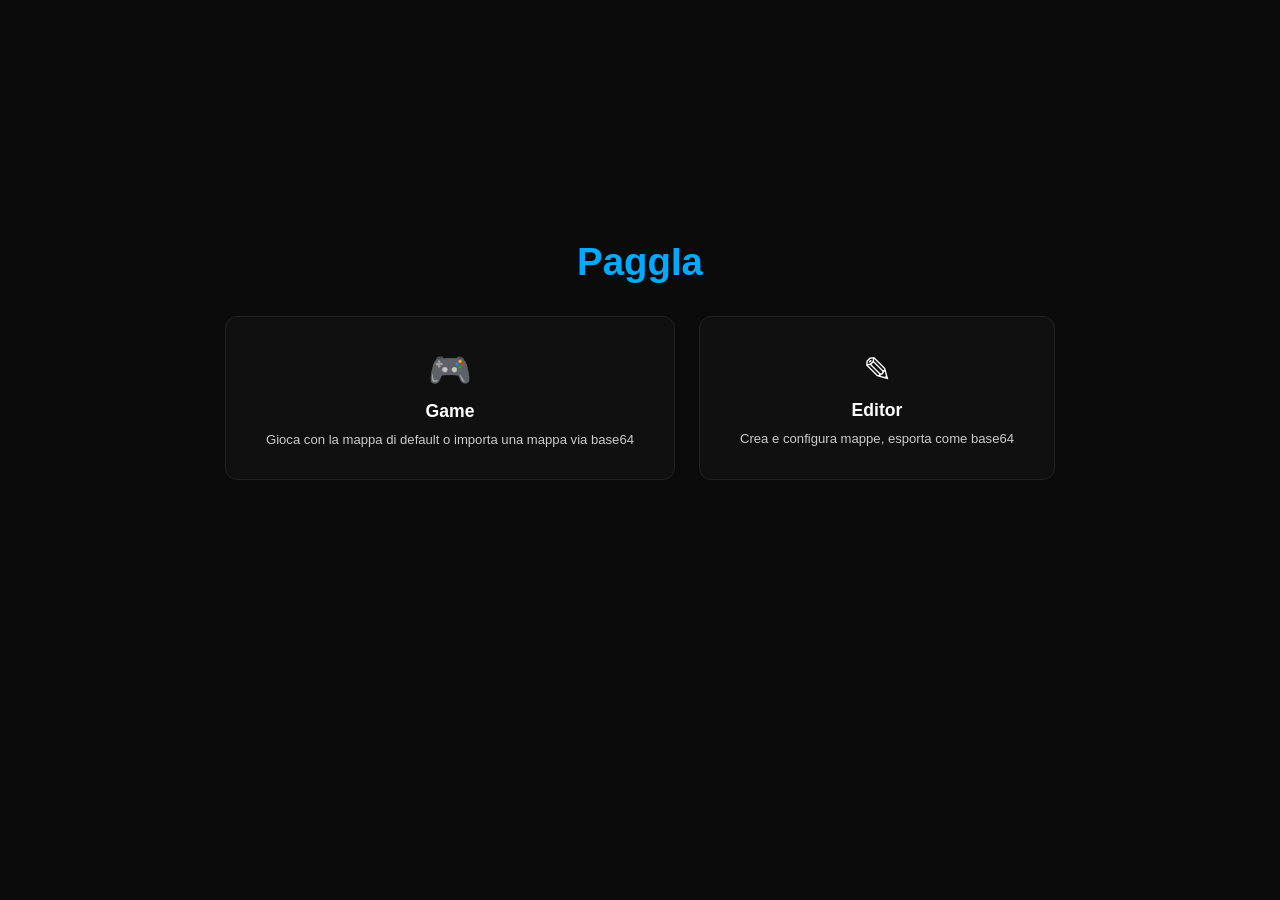
<file: index.html>
<!--
  index.html — Landing page di PaggIa.

  Mostra due card link: Game e Editor.
  Non contiene logica JS, solo navigazione.

  STRUTTURA:
    .landing                → container centrato verticalmente
      h1                    → titolo "PaggIa"
      .landing-cards        → flex row con card
        .landing-card (×2)  → link a game.html e editor.html
          .icon             → emoji
          .label            → nome pagina
          .desc             → descrizione breve

  CSS: styles.css (base) + inline <style> per layout landing
-->
<!doctype html>
<html lang="it">
<head>
  <meta charset="utf-8" />
  <title>PaggIa</title>
  <meta name="viewport" content="width=device-width,initial-scale=1" />
  <link rel="stylesheet" href="./styles.css">
  <style>
    /* Layout landing page — centrato verticalmente */
    .landing {
      display: flex;
      flex-direction: column;
      align-items: center;
      justify-content: center;
      min-height: 80vh;
      gap: 32px;
    }
    .landing h1 {
      font-size: 2.4rem;
      color: var(--accent);
      margin: 0;
    }
    /* Card container — flex row, wrap su mobile */
    .landing-cards {
      display: flex;
      gap: 24px;
      flex-wrap: wrap;
      justify-content: center;
    }
    /* Singola card — link a Game o Editor */
    .landing-card {
      display: flex;
      flex-direction: column;
      align-items: center;
      gap: 10px;
      padding: 32px 40px;
      border-radius: 12px;
      border: 1px solid var(--panel-border);
      background: rgba(255,255,255,0.02);
      text-decoration: none;
      color: #fff;
      transition: border-color 0.2s, background 0.2s;
      min-width: 180px;
    }
    .landing-card:hover {
      border-color: var(--accent);
      background: rgba(0,170,255,0.06);
    }
    .landing-card .icon { font-size: 2.2rem; }
    .landing-card .label { font-size: 1.1rem; font-weight: 600; }
    .landing-card .desc { font-size: 0.82rem; color: var(--muted); text-align: center; }
  </style>
</head>
<body>
  <div class="landing">
    <h1>PaggIa</h1>
    <div class="landing-cards">
      <!-- Card Game -->
      <a class="landing-card" href="./game.html">
        <span class="icon">&#127918;</span>
        <span class="label">Game</span>
        <span class="desc">Gioca con la mappa di default o importa una mappa via base64</span>
      </a>
      <!-- Card Editor -->
      <a class="landing-card" href="./editor.html">
        <span class="icon">&#9998;</span>
        <span class="label">Editor</span>
        <span class="desc">Crea e configura mappe, esporta come base64</span>
      </a>
    </div>
  </div>
</body>
</html>
</file>
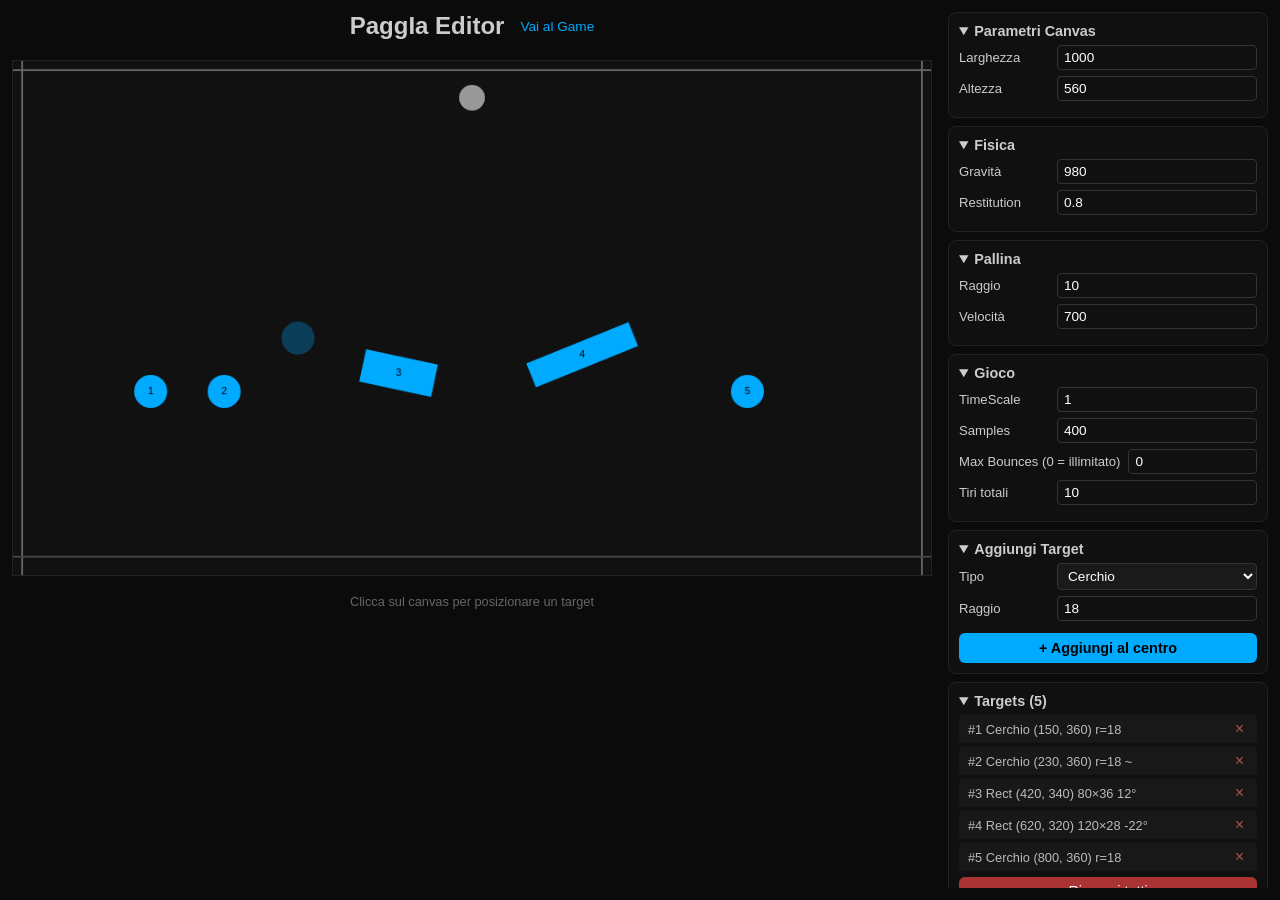
<file: editor.html>
<!--
  editor.html — Editor visuale per mappe PaggIa.

  Layout a due colonne: canvas a sinistra, sidebar con pannelli a destra.
  Permette di inserire target (cerchio/rettangolo), configurare parametri,
  editare traiettorie Bezier visualmente, e esportare come base64.

  STRUTTURA:
    .editor-layout             → flex row (canvas | sidebar)
      .editor-canvas-area      → canvas + header + hint
        #editorCanvas          → canvas interattivo (click=piazza, drag=muovi)
      .editor-sidebar          → pannelli collapsabili (<details>)
        Parametri Canvas       → larghezza, altezza
        Fisica                 → gravità, restitution
        Pallina                → raggio, velocità
        Gioco                  → timeScale, samples, maxBounces, tiri
        Aggiungi Target        → tipo (cerchio/rect) + parametri forma
        Movimento Target #N    → abilita, durata, ease, teleport, closedPath, segmenti Bezier
        Targets (N)            → lista target con selezione e delete
        Base64 Output          → textarea readonly + copia/importa

  PANNELLO MOTION (visibile solo con target selezionato):
    #motionEnabled    → checkbox abilita/disabilita moto
    #motionFields     → contenitore campi (nascosto se disabilitato)
      #motionDuration → durata traversata (secondi)
      #motionEaseIn   → frazione accelerazione (0-0.5)
      #motionEaseOut  → frazione decelerazione (0-0.5)
      #motionTeleport → checkbox teletrasporto vs ping-pong
      #motionClosedPath → checkbox chiudi percorso (end ultimo seg = punto iniziale)
      #motionSegmentsList → container segmenti Bezier (generati da JS)
      #addSegmentBtn  → bottone aggiungi segmento

  CSS: styles.css (base) + styles_game.css (variabili) + styles_editor.css (layout editor)
  JS:  editor.js (ES module)
-->
<!doctype html>
<html lang="it">
<head>
  <meta charset="utf-8" />
  <title>PaggIa – Editor</title>
  <meta name="viewport" content="width=device-width,initial-scale=1" />
  <link rel="stylesheet" href="./styles.css">
  <link rel="stylesheet" href="./styles_game.css">
  <link rel="stylesheet" href="./styles_editor.css">
</head>
<body>
  <div class="editor-layout">

    <!-- Colonna sinistra: canvas preview interattivo -->
    <div class="editor-canvas-area">
      <div class="editor-header">
        <h2>PaggIa Editor</h2>
        <a href="./game.html">Vai al Game</a>
      </div>
      <canvas id="editorCanvas"></canvas>
      <div class="canvas-hint">Clicca sul canvas per posizionare un target</div>
    </div>

    <!-- Colonna destra: sidebar con pannelli di configurazione -->
    <div class="editor-sidebar">

      <!-- Parametri dimensione canvas -->
      <details class="editor-section" open>
        <summary>Parametri Canvas</summary>
        <div class="field-row">
          <label>Larghezza</label><input id="canvasW" type="number" value="1000" min="400" max="1600">
        </div>
        <div class="field-row">
          <label>Altezza</label><input id="canvasH" type="number" value="560" min="300" max="1000">
        </div>
      </details>

      <!-- Parametri fisici -->
      <details class="editor-section" open>
        <summary>Fisica</summary>
        <div class="field-row">
          <label>Gravità</label><input id="gravity" type="number" value="980">
        </div>
        <div class="field-row">
          <label>Restitution</label><input id="restitution" type="number" step="0.01" value="0.8">
        </div>
      </details>

      <!-- Parametri pallina -->
      <details class="editor-section" open>
        <summary>Pallina</summary>
        <div class="field-row">
          <label>Raggio</label><input id="ballRadius" type="number" value="10">
        </div>
        <div class="field-row">
          <label>Velocità</label><input id="defaultSpeed" type="number" value="700">
        </div>
      </details>

      <!-- Parametri di gioco -->
      <details class="editor-section" open>
        <summary>Gioco</summary>
        <div class="field-row">
          <label>TimeScale</label><input id="timeScale" type="number" step="0.1" value="1">
        </div>
        <div class="field-row">
          <label>Samples</label><input id="samples" type="number" value="400">
        </div>
        <div class="field-row">
          <label>Max Bounces (0 = illimitato)</label><input id="maxBounces" type="number" min="0" value="0">
        </div>
        <div class="field-row">
          <label>Tiri totali</label><input id="shotsTotal" type="number" min="1" value="10">
        </div>
      </details>

      <!-- Aggiungi target: selezione tipo + parametri forma -->
      <details class="editor-section" open>
        <summary>Aggiungi Target</summary>
        <div class="field-row">
          <label>Tipo</label>
          <select id="newTargetShape">
            <option value="circle">Cerchio</option>
            <option value="rect">Rettangolo</option>
          </select>
        </div>
        <!-- Campi cerchio (default visibile) -->
        <div id="circleFields">
          <div class="field-row">
            <label>Raggio</label><input id="newCircleR" type="number" value="18" min="5">
          </div>
        </div>
        <!-- Campi rettangolo (nascosti di default, toggle da JS) -->
        <div id="rectFields" style="display:none">
          <div class="field-row">
            <label>Larghezza</label><input id="newRectW" type="number" value="80" min="10">
          </div>
          <div class="field-row">
            <label>Altezza</label><input id="newRectH" type="number" value="36" min="10">
          </div>
          <div class="field-row">
            <label>Angolo (°)</label><input id="newRectAngle" type="number" value="0">
          </div>
        </div>
        <button id="addTargetBtn" class="btn-primary">+ Aggiungi al centro</button>
      </details>

      <!--
        Pannello Movimento: visibile solo quando un target è selezionato.
        Nascosto/mostrato da editor.js (showMotionPanel).
        Contiene: abilita, durata, easing, teleport, closedPath, lista segmenti Bezier.
      -->
      <details class="editor-section" id="motionSection" style="display:none" open>
        <summary>Movimento Target #<span id="motionTargetIdx">-</span></summary>
        <div class="field-row">
          <label>Abilita moto</label>
          <input id="motionEnabled" type="checkbox">
        </div>
        <!-- Campi motion (nascosti se moto disabilitato) -->
        <div id="motionFields" style="display:none">
          <div class="field-row">
            <label>Durata (s)</label><input id="motionDuration" type="number" step="0.1" min="0.1" value="2.0">
          </div>
          <div class="field-row">
            <label>Ease In</label><input id="motionEaseIn" type="number" step="0.05" min="0" max="0.5" value="0.25">
          </div>
          <div class="field-row">
            <label>Ease Out</label><input id="motionEaseOut" type="number" step="0.05" min="0" max="0.5" value="0.25">
          </div>
          <div class="field-row">
            <label>Teleport</label>
            <input id="motionTeleport" type="checkbox">
          </div>
          <!-- Chiudi percorso: forza end ultimo segmento = posizione iniziale target -->
          <div class="field-row">
            <label>Chiudi percorso</label>
            <input id="motionClosedPath" type="checkbox">
          </div>
          <div class="small" style="margin:8px 0 4px">Segmenti Bezier</div>
          <!-- Container segmenti: popolato dinamicamente da editor.js (renderMotionSegments) -->
          <div id="motionSegmentsList"></div>
          <button id="addSegmentBtn" class="btn-primary">+ Aggiungi segmento</button>
        </div>
      </details>

      <!-- Lista target: click=seleziona, ×=elimina, ~ indica motion attivo -->
      <details class="editor-section" open>
        <summary>Targets (<span id="targetCount">0</span>)</summary>
        <div id="targetList" class="target-list"></div>
        <button id="clearAllTargets" class="btn-danger">Rimuovi tutti</button>
      </details>

      <!-- Base64 output: textarea readonly aggiornata in tempo reale -->
      <details class="editor-section" open>
        <summary>Base64 Output</summary>
        <textarea id="base64Output" readonly rows="4"></textarea>
        <div class="field-row" style="gap:6px">
          <button id="copyBase64Btn" class="btn-primary">Copia</button>
          <button id="importBase64Btn">Importa base64</button>
        </div>
      </details>

    </div>
  </div>

  <script type="module">
    import './editor.js';
  </script>
</body>
</html>
</file>
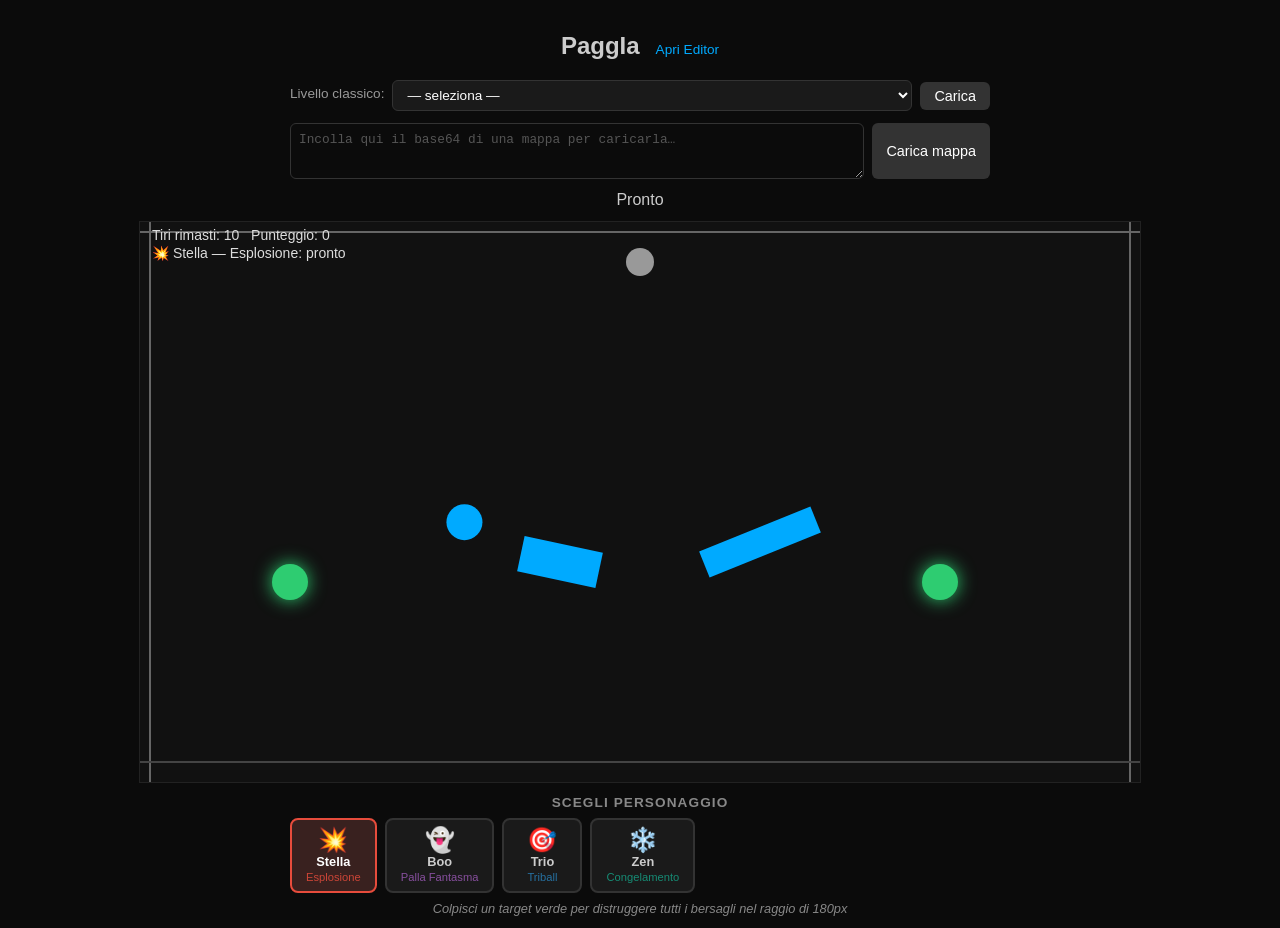
<file: game.html>
<!--
  game.html — Pagina di gioco PaggIa.

  Carica la mappa da map.json (default) e permette import via base64.
  Il giocatore sceglie un personaggio, poi punta e spara palline cliccando sul canvas.
  Colpire un target speciale (verde) attiva il superpotere del personaggio.

  STRUTTURA:
    .wrap                  → container centrato
      .game-header         → titolo + link editor
      .level-section       → select livello classico (default_levels/) + bottone "Carica"
      .import-section      → textarea base64 + bottone "Carica mappa"
      #status              → barra di stato
      #gameCanvas          → canvas di gioco
      #characterPanel      → selettore personaggio + descrizione potere

  CSS: styles.css (base) + styles_game.css (variabili + character UI) + inline <style>
  JS:  game.js (ES module)
-->
<!doctype html>
<html lang="it">
<head>
  <meta charset="utf-8" />
  <title>PaggIa – Game</title>
  <meta name="viewport" content="width=device-width,initial-scale=1" />
  <link rel="stylesheet" href="./styles.css">
  <link rel="stylesheet" href="./styles_game.css">
  <style>
    .game-header {
      display: flex;
      align-items: center;
      justify-content: center;
      gap: 16px;
      margin-bottom: 8px;
    }
    .game-header a {
      color: var(--accent);
      text-decoration: none;
      font-size: 0.85rem;
    }
    .game-header a:hover { text-decoration: underline; }

    .import-section {
      max-width: 700px;
      margin: 0 auto 12px auto;
      display: flex;
      gap: 8px;
      align-items: stretch;
    }
    .import-section textarea {
      flex: 1;
      min-height: 38px;
      max-height: 80px;
      padding: 8px;
      border-radius: 6px;
      border: 1px solid #333;
      background: transparent;
      color: #fff;
      font-family: monospace;
      font-size: 0.8rem;
      resize: vertical;
    }
    .import-section textarea::placeholder { color: #555; }
    .import-section button {
      white-space: nowrap;
      padding: 8px 14px;
    }

    /* Selettore livello classico */
    .level-section {
      max-width: 700px;
      margin: 0 auto 12px auto;
      display: flex;
      gap: 8px;
      align-items: center;
      font-size: 0.85rem;
    }
    .level-section label { color: #999; }
    .level-section select {
      flex: 1;
      padding: 6px 10px;
      border-radius: 6px;
      border: 1px solid #333;
      background: #1a1a1a;
      color: #fff;
      font-size: 0.85rem;
    }
    .level-section button {
      white-space: nowrap;
      padding: 6px 14px;
    }
  </style>
</head>
<body>
  <div class="wrap">

    <div class="game-header">
      <h2>PaggIa</h2>
      <a href="./editor.html">Apri Editor</a>
    </div>

    <!-- Selettore livello classico (popolato da game.js da default_levels/index.json) -->
    <div class="level-section">
      <label for="levelSelect">Livello classico:</label>
      <select id="levelSelect">
        <option value="">— seleziona —</option>
      </select>
      <button id="loadLevelBtn">Carica</button>
    </div>

    <!-- Import base64 -->
    <div class="import-section">
      <textarea id="base64Input" placeholder="Incolla qui il base64 di una mappa per caricarla…"></textarea>
      <button id="loadBase64Btn">Carica mappa</button>
    </div>

    <!-- Status bar -->
    <div class="status" id="status">Pronto</div>

    <!-- Canvas di gioco -->
    <canvas id="gameCanvas"></canvas>

    <!-- Selettore personaggio (popolato da game.js) -->
    <div id="characterPanel">
      <h3>Scegli personaggio</h3>
      <div id="characterButtons"></div>
      <div id="characterDesc"></div>
    </div>

  </div>

  <script type="module">
    import './game.js';
  </script>
</body>
</html>
</file>
<file: styles.css>
/*
 * styles.css — Stili base condivisi da tutte le pagine (landing, game, editor).
 *
 * Definisce:
 *   - CSS custom properties (variabili colore, font)
 *   - Reset e stili globali (body, html)
 *   - .wrap (container centrato per game e landing)
 *   - Titoli h2
 *   - Canvas (background scuro, bordo, touch-action)
 *   - .controls / .control-group (non usati attualmente, legacy)
 *   - Input number/range, button, label (stili base form)
 *   - .small, .status (testo muted)
 *   - Responsive ≤720px
 *
 * USATO DA: index.html, game.html, editor.html
 */

/* --- Variabili globali --- */
:root{
  --ui-bg: #0b0b0b;         /* Background pagina */
  --panel-bg: #111;          /* Background canvas/pannelli */
  --panel-border: #222;      /* Bordo pannelli/canvas */
  --muted: #ccc;             /* Testo secondario */
  --accent: #0af;            /* Colore accent (azzurro) */
  --font-family: "Arial", "Helvetica", sans-serif;
}

/* --- Reset e globali --- */
html,body{
  height:100%;
  margin:0;
  background:var(--ui-bg);
  color:#fff;
  font-family:var(--font-family);
  -webkit-font-smoothing:antialiased;
  -moz-osx-font-smoothing:grayscale;
}

/* Container centrato (usato da game.html e landing) */
.wrap{
  max-width:1200px;
  margin:18px auto;
  text-align:center;
  padding:8px;
  box-sizing:border-box;
}

h2{
  margin:6px 0 12px 0;
  font-weight:600;
  color:var(--muted);
}

/* Canvas: sfondo scuro, centrato, no touch scroll */
canvas{
  background:var(--panel-bg);
  display:block;
  margin:12px auto;
  border:1px solid var(--panel-border);
  box-sizing:border-box;
  touch-action: none;
}

/* --- Controls (legacy, non usati attualmente) --- */
.controls{
  display:flex;
  gap:12px;
  justify-content:center;
  align-items:flex-end;
  margin-bottom:8px;
  flex-wrap:wrap;
}

.control-group{
  background:rgba(255,255,255,0.02);
  padding:8px 10px;
  border-radius:8px;
  border:1px solid var(--panel-border);
  min-width:160px;
}

.control-group .row{
  display:flex;
  gap:8px;
  align-items:center;
  justify-content:center;
}

/* --- Form elements base --- */
label{
  display:block;
  font-size:0.85rem;
  color:var(--muted);
  margin-bottom:4px;
}

input[type=number], input[type=range], button{
  font-family:var(--font-family);
  font-size:0.9rem;
}

input[type=number], input[type=range]{
  width:90px;
  padding:4px;
  border-radius:4px;
  border:1px solid #333;
  background:transparent;
  color:#fff;
}

button{
  padding:6px 10px;
  border-radius:6px;
  border:0;
  background:#333;
  color:#fff;
  cursor:pointer;
}

/* --- Utility classes --- */
.small{ font-size:0.9rem; color:var(--muted); }

.status{ color:var(--muted); margin-bottom:6px; }

/* --- Responsive --- */
@media (max-width:720px){
  .controls{ flex-direction:column; align-items:center; }
  .control-group{ width:92%; max-width:420px; }
}
</file>
<file: styles_game.css>
/*
 * styles_game.css — Variabili CSS per il rendering del gioco.
 *
 * Queste custom properties sono lette da game.js (getGameStyleVars)
 * per configurare i colori del canvas senza hardcodarli nel JS.
 *
 * VARIABILI CANVAS:
 *   --game-cannon          → colore cannone
 *   --game-target          → colore target normali (azzurro)
 *   --game-target-hit      → colore flash quando colpito (giallo)
 *   --game-target-special  → colore target speciali (verde con glow)
 *   --game-preview         → colore linea preview traiettoria
 *   --game-preview-marker  → colore marker rimbalzo sulla preview
 *   --game-ball            → colore pallina principale (rosso)
 *   --game-ball-extra      → colore palline extra (multiball)
 *   --game-ground          → colore linea ground
 *   --game-wall            → colore linee pareti/soffitto
 *   --game-hud             → colore testo HUD
 *   --game-line-dash       → pattern tratteggio preview
 *   --game-hud-font        → font HUD
 *
 * VARIABILI UI PERSONAGGI:
 *   --char-color           → colore tematico del personaggio (settato inline per ogni btn)
 */

:root{
  --game-cannon: #999;
  --game-target: #0af;
  --game-target-hit: #ff0;
  --game-target-special: #2ecc71;
  --game-preview: rgba(255,255,255,0.6);
  --game-preview-marker: #ff8;
  --game-ball: #f55;
  --game-ball-extra: #88aaff;
  --game-ground: #444;
  --game-wall: #666;
  --game-hud: #ddd;

  --game-line-dash: 6 6;

  --game-hud-font: 14px Arial, sans-serif;
}

/* Tema scuro (default) */
.theme-dark { --game-target: #0af; --game-ball: #f55; }
/* Tema chiaro */
.theme-light { --game-target: #0077cc; --game-ball: #c33; --game-hud: #222; }

/* ---- Character Panel ---- */
#characterPanel {
  max-width: 700px;
  margin: 12px auto 4px auto;
}

#characterPanel h3 {
  font-size: 0.85rem;
  color: #888;
  margin: 0 0 8px 0;
  text-transform: uppercase;
  letter-spacing: 0.08em;
}

#characterButtons {
  display: flex;
  gap: 8px;
  flex-wrap: wrap;
}

.char-btn {
  display: flex;
  flex-direction: column;
  align-items: center;
  gap: 2px;
  padding: 8px 14px;
  border: 2px solid #333;
  border-radius: 8px;
  background: #1a1a1a;
  color: #ccc;
  cursor: pointer;
  transition: border-color 0.15s, background 0.15s, transform 0.1s;
  min-width: 80px;
}

.char-btn:hover {
  border-color: var(--char-color, #0af);
  background: #222;
  transform: translateY(-1px);
}

.char-btn.active {
  border-color: var(--char-color, #0af);
  background: color-mix(in srgb, var(--char-color, #0af) 15%, #1a1a1a);
  color: #fff;
}

.char-emoji {
  font-size: 1.5rem;
  line-height: 1;
}

.char-name {
  font-size: 0.8rem;
  font-weight: 600;
  color: inherit;
}

.char-power-name {
  font-size: 0.7rem;
  color: var(--char-color, #0af);
  opacity: 0.85;
}

#characterDesc {
  margin-top: 8px;
  font-size: 0.8rem;
  color: #888;
  min-height: 1.2em;
  font-style: italic;
}

.control-group button:hover { filter:brightness(1.08); }
</file>
<file: styles_editor.css>
/*
 * styles_editor.css — Stili specifici per l'editor visuale.
 *
 * LAYOUT:
 *   .editor-layout        → flex row: canvas (sinistra) + sidebar (destra)
 *   .editor-canvas-area   → colonna canvas con header e hint
 *   .editor-sidebar       → colonna sidebar 320px, scrollabile
 *
 * COMPONENTI:
 *   .editor-section       → pannello collapsabile (<details>)
 *   .field-row             → riga label + input
 *   .btn-primary           → bottone accent (azzurro, testo nero)
 *   .btn-danger            → bottone rosso (rimuovi tutti)
 *   .target-list           → lista scrollabile target
 *   .target-item           → singolo item target (click=seleziona, bordo accent)
 *   .motion-segment-item   → card segmento Bezier (header + campi End/CP1/CP2)
 *   #base64Output          → textarea readonly verde monospace
 *   .dragging-target       → cursor: grabbing durante drag
 *
 * RESPONSIVE: ≤900px → layout colonna singola (canvas sopra, sidebar sotto)
 *
 * USATO DA: editor.html
 */

/* === Layout principale === */
.editor-layout {
  display: flex;
  gap: 16px;
  padding: 12px;
  height: 100vh;
  box-sizing: border-box;
}

/* Colonna canvas */
.editor-canvas-area {
  flex: 1;
  display: flex;
  flex-direction: column;
  align-items: center;
  min-width: 0; /* Permette shrink sotto flex */
}

/* Header editor (titolo + link game) */
.editor-header {
  display: flex;
  align-items: center;
  gap: 16px;
  margin-bottom: 8px;
}
.editor-header h2 { margin: 0; }
.editor-header a {
  color: var(--accent);
  text-decoration: none;
  font-size: 0.85rem;
}
.editor-header a:hover { text-decoration: underline; }

/* Canvas: crosshair di default, max-width per responsive */
.editor-canvas-area canvas {
  cursor: crosshair;
  max-width: 100%;
}

/* Hint sotto il canvas */
.canvas-hint {
  font-size: 0.8rem;
  color: #666;
  margin-top: 6px;
}

/* === Sidebar === */
.editor-sidebar {
  width: 320px;
  min-width: 280px;
  overflow-y: auto;
  display: flex;
  flex-direction: column;
  gap: 8px;
  padding-bottom: 20px;
}

/* Pannello collapsabile (<details>) */
.editor-section {
  background: rgba(255,255,255,0.02);
  border: 1px solid var(--panel-border);
  border-radius: 8px;
  padding: 10px;
}

.editor-section summary {
  cursor: pointer;
  font-size: 0.9rem;
  color: var(--muted);
  font-weight: 600;
  user-select: none;
  margin-bottom: 6px;
}

/* === Form fields === */

/* Riga campo: label a sinistra (90px min), input a destra (flex) */
.field-row {
  display: flex;
  align-items: center;
  gap: 8px;
  margin-bottom: 6px;
}
.field-row label {
  min-width: 90px;
  margin: 0;
  font-size: 0.82rem;
}
.field-row input, .field-row select {
  flex: 1;
  padding: 4px 6px;
  border-radius: 4px;
  border: 1px solid #333;
  background: transparent;
  color: #fff;
  font-size: 0.85rem;
}
.field-row select {
  background: #1a1a1a;
}
.field-row select option {
  background: #1a1a1a;
  color: #fff;
}

/* === Bottoni === */

/* Bottone primario: sfondo accent, testo nero */
.btn-primary {
  width: 100%;
  padding: 7px 12px;
  margin-top: 6px;
  background: var(--accent);
  color: #000;
  font-weight: 600;
  border: 0;
  border-radius: 6px;
  cursor: pointer;
}
.btn-primary:hover { filter: brightness(1.15); }

/* Bottone pericolo: sfondo rosso */
.btn-danger {
  width: 100%;
  padding: 6px 10px;
  margin-top: 6px;
  background: #a33;
  color: #fff;
  border: 0;
  border-radius: 6px;
  cursor: pointer;
}
.btn-danger:hover { filter: brightness(1.15); }

/* === Target list === */

/* Container scrollabile per lista target */
.target-list {
  max-height: 200px;
  overflow-y: auto;
  display: flex;
  flex-direction: column;
  gap: 4px;
}

/* Singolo target item: click=seleziona, hover/selected=bordo accent */
.target-item {
  display: flex;
  align-items: center;
  gap: 6px;
  padding: 5px 8px;
  background: rgba(255,255,255,0.03);
  border-radius: 5px;
  font-size: 0.8rem;
  border: 1px solid transparent;
  cursor: pointer;
  transition: border-color 0.15s;
}
.target-item:hover { border-color: var(--accent); }
.target-item.selected { border-color: var(--accent); background: rgba(0,170,255,0.08); }

.target-item .info { flex: 1; color: #bbb; }
.target-item .del-btn {
  background: none;
  border: 0;
  color: #a55;
  cursor: pointer;
  font-size: 1rem;
  padding: 0 4px;
  line-height: 1;
}
.target-item .del-btn:hover { color: #f55; }

/* === Base64 output === */

/* Textarea readonly verde monospace per base64 esportato */
#base64Output {
  width: 100%;
  box-sizing: border-box;
  padding: 8px;
  border-radius: 6px;
  border: 1px solid #333;
  background: rgba(0,0,0,0.3);
  color: #8f8;
  font-family: monospace;
  font-size: 0.75rem;
  resize: vertical;
  margin-bottom: 6px;
}

/* === Motion segment items === */

/* Card per singolo segmento Bezier nella sidebar motion */
.motion-segment-item {
  background: rgba(255,255,255,0.03);
  border: 1px solid #333;
  border-radius: 6px;
  padding: 6px 8px;
  margin-bottom: 6px;
}
/* Header segmento: titolo + bottone elimina */
.motion-segment-item .seg-header {
  display: flex;
  align-items: center;
  justify-content: space-between;
  margin-bottom: 4px;
}
.motion-segment-item .seg-header .del-btn {
  background: none;
  border: 0;
  color: #a55;
  cursor: pointer;
  font-size: 1rem;
  padding: 0 4px;
  line-height: 1;
}
.motion-segment-item .seg-header .del-btn:hover { color: #f55; }
/* Campi segmento: label più stretta (30px) per End/CP1/CP2 */
.motion-segment-item .seg-fields .field-row { margin-bottom: 3px; }
.motion-segment-item .seg-fields .field-row label { min-width: 30px; }

/* === Drag state === */

/* Cursor grabbing durante drag di target o handle Bezier */
.dragging-target canvas {
  cursor: grabbing !important;
}

/* === Responsive: singola colonna sotto 900px === */
@media (max-width: 900px) {
  .editor-layout {
    flex-direction: column;
    height: auto;
  }
  .editor-sidebar {
    width: 100%;
  }
}
</file>
